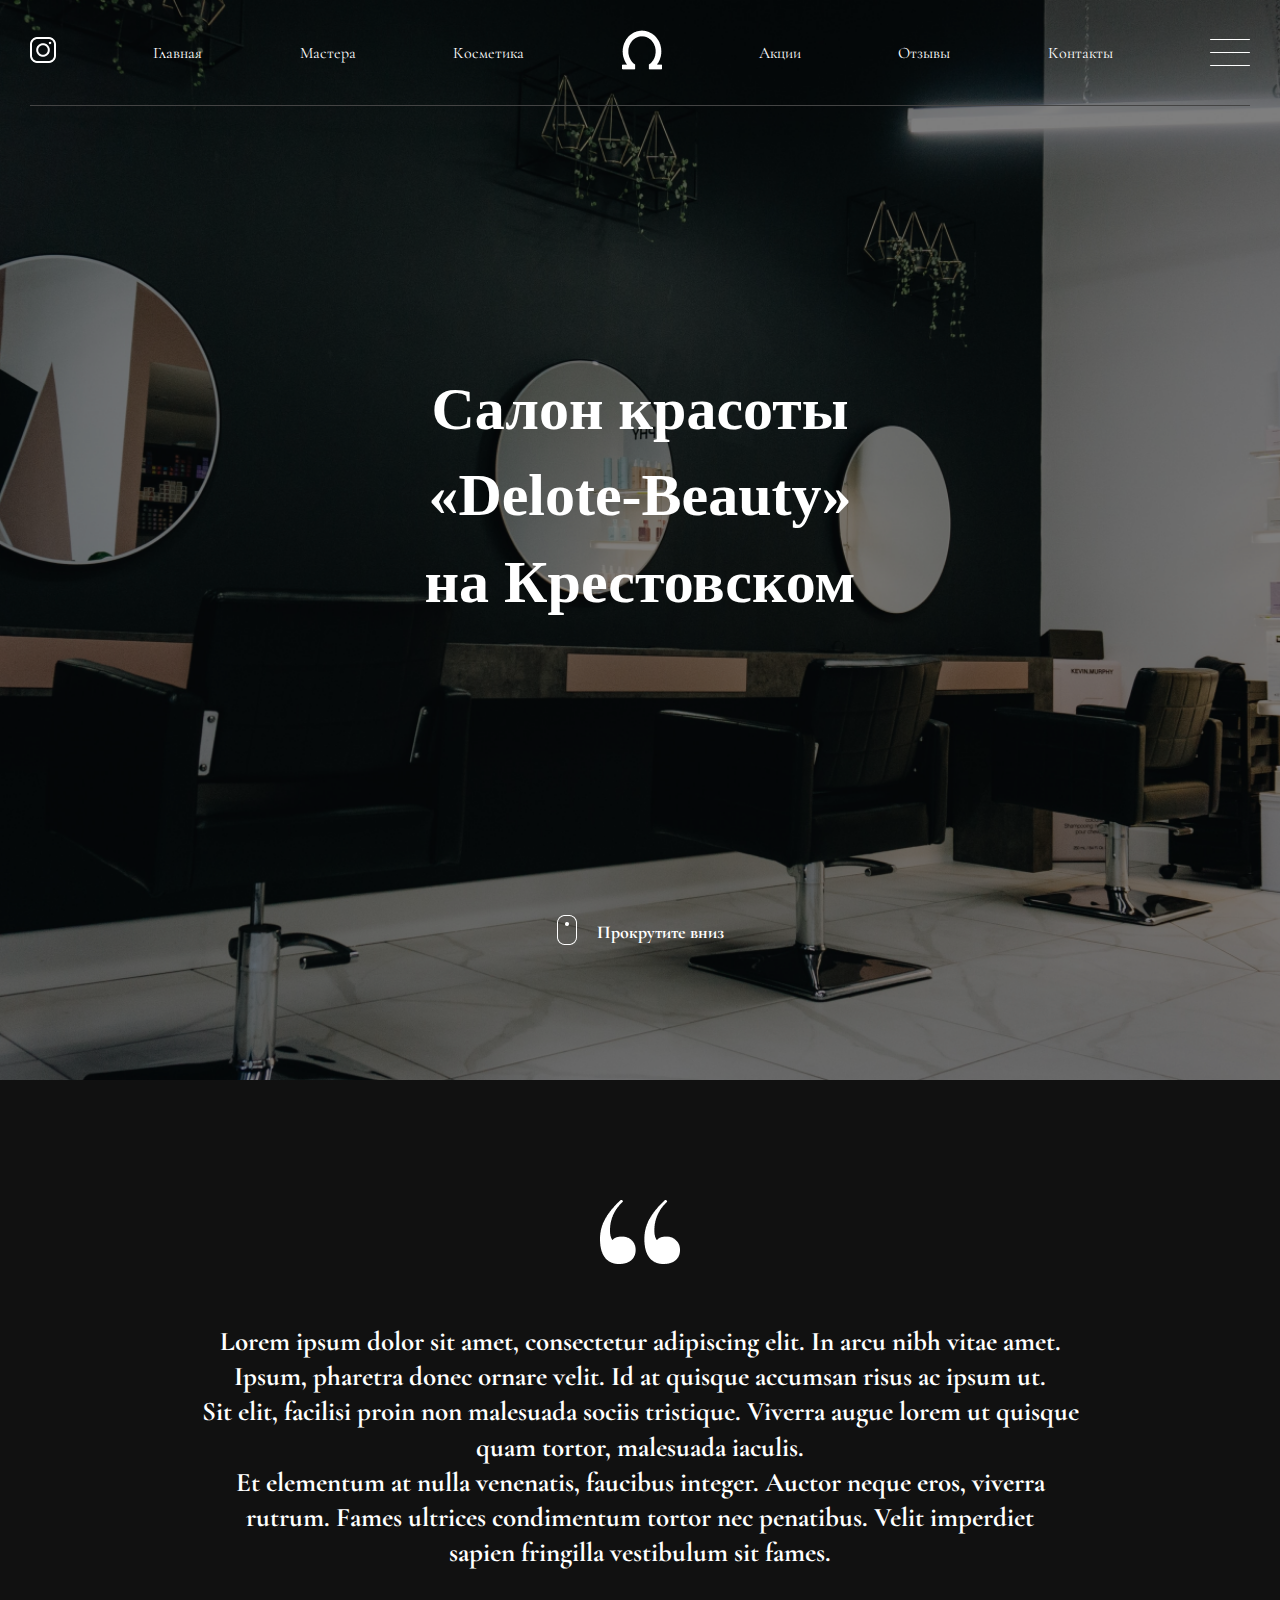
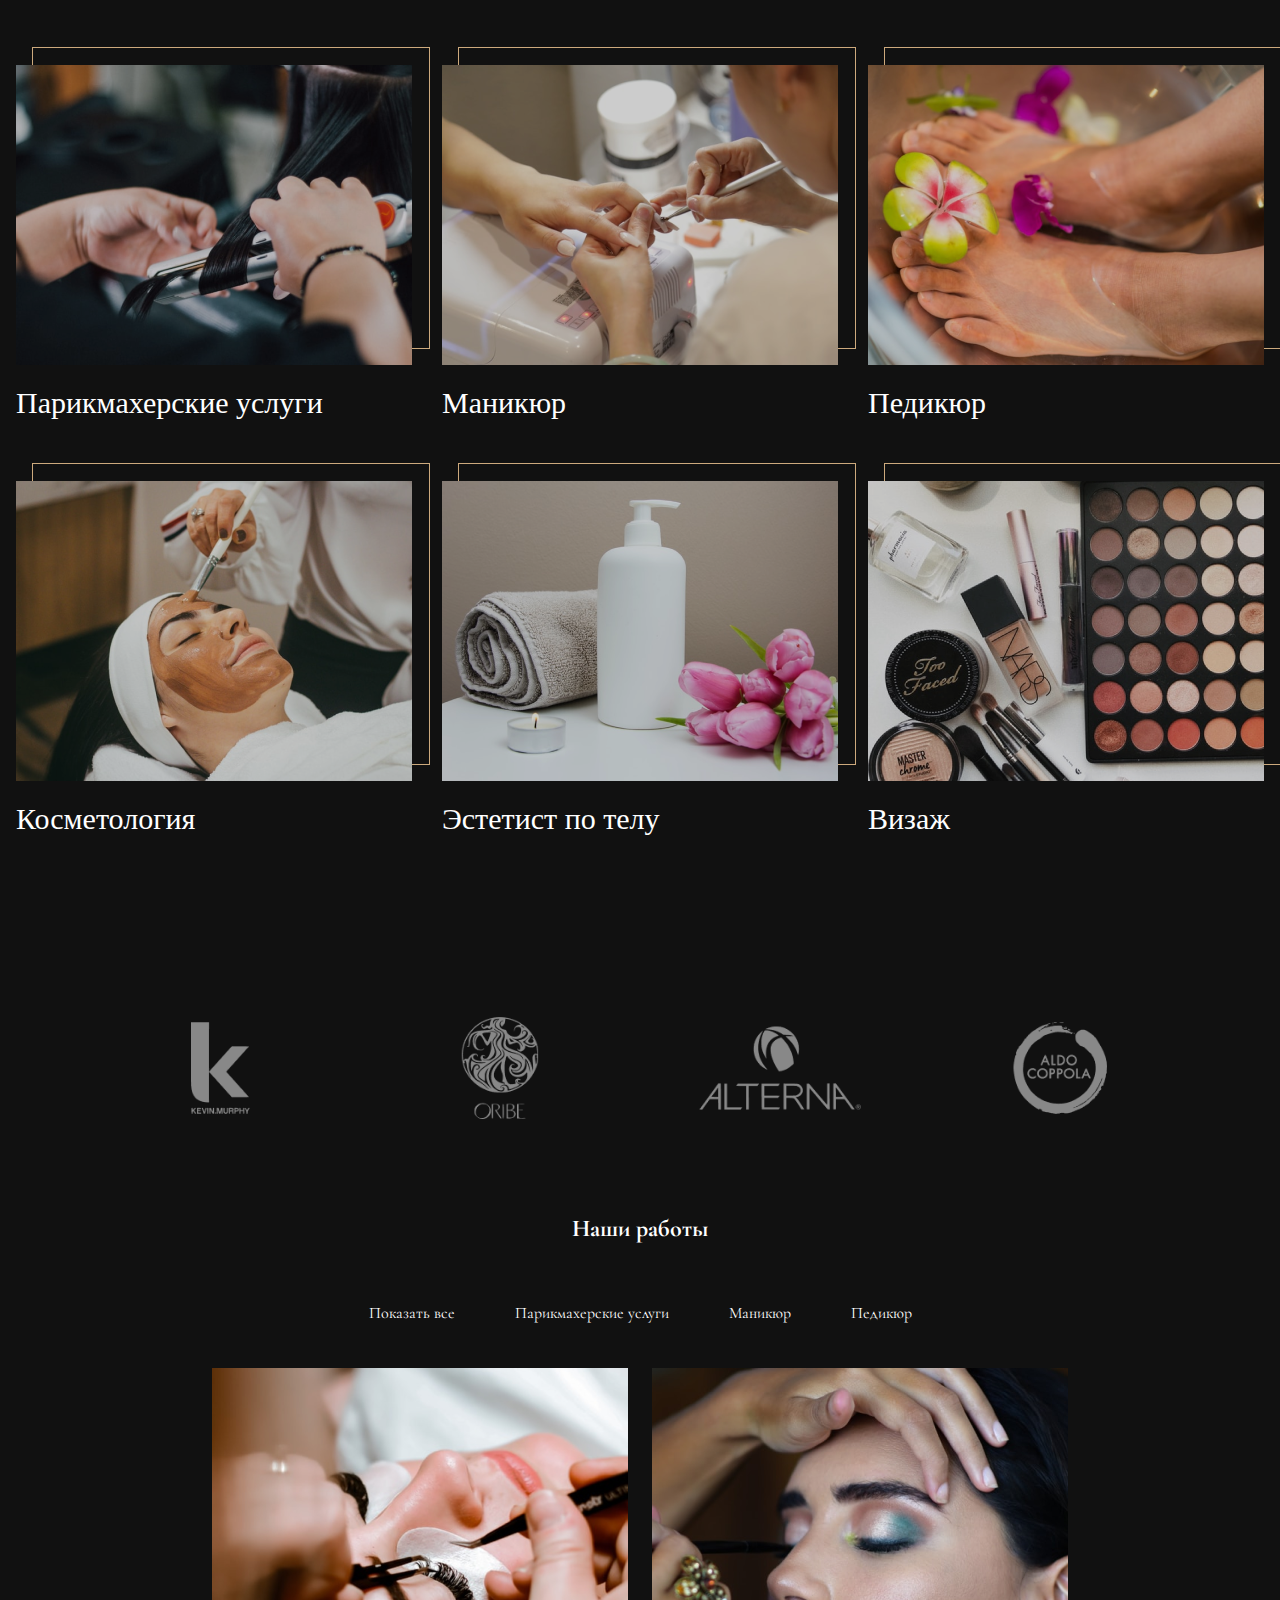
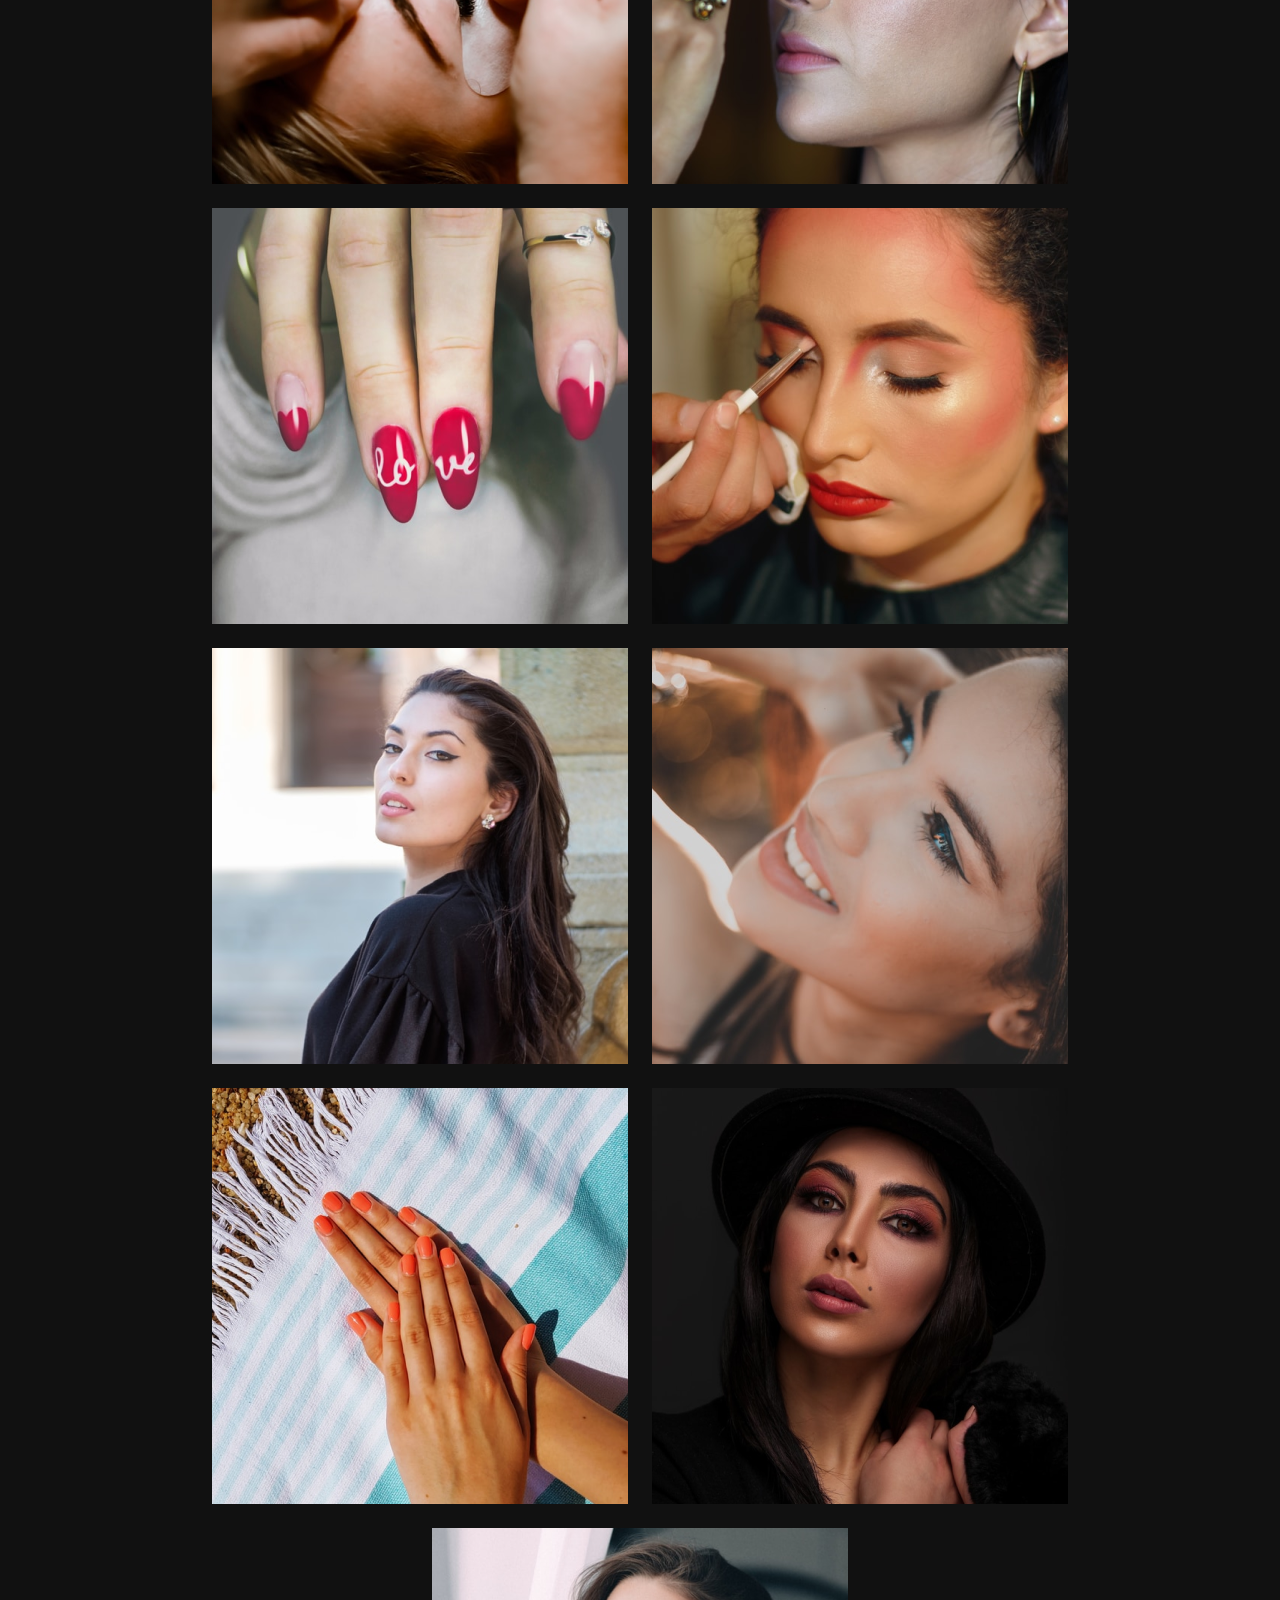
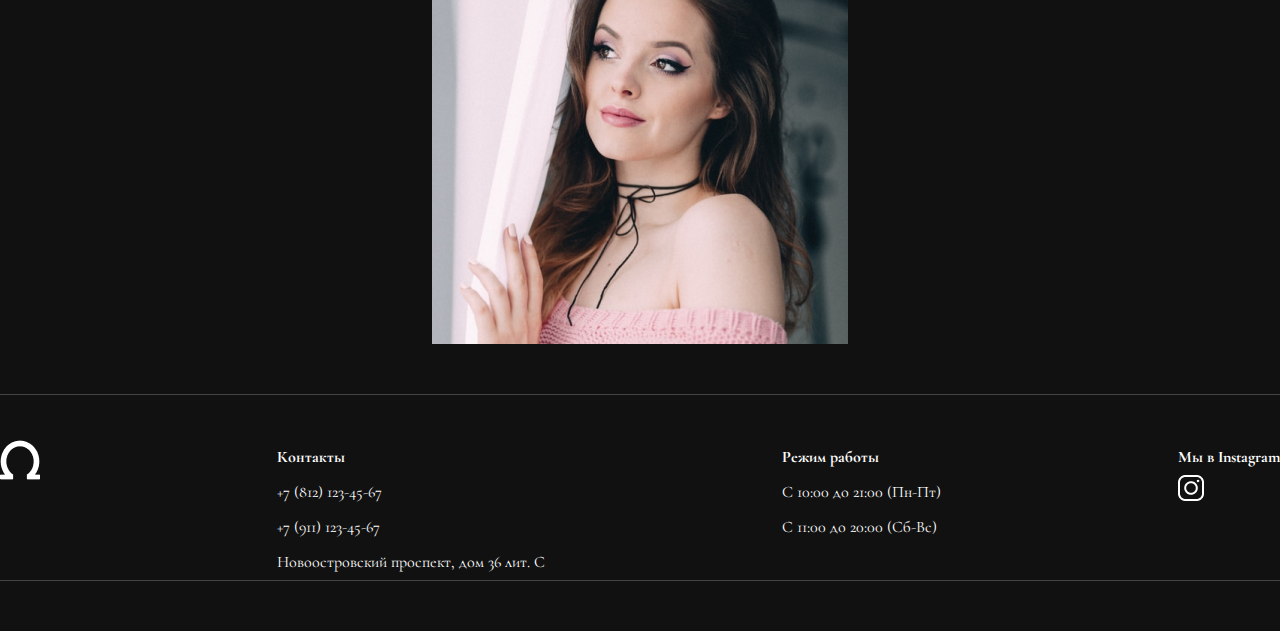
<file: index.html>
<!DOCTYPE html>
<html lang="en">
<head>
    <meta charset="UTF-8">
    <meta name="viewport" content="width=device-width, initial-scale=1.0">
    <title>Document</title>
    <link rel="stylesheet" href="style.css">
    <link rel="preconnect" href="https://fonts.googleapis.com">
    <link rel="preconnect" href="https://fonts.gstatic.com" crossorigin>
    <link href="https://fonts.googleapis.com/css2?family=Cormorant+Garamond:ital,wght@0,300;0,400;0,500;0,600;0,700;1,300;1,400;1,500;1,600;1,700&family=EB+Garamond:ital,wght@0,400..800;1,400..800&family=Lobster&display=swap" rel="stylesheet">
    <link rel="stylesheet" href="media.css">
</head>
<body>
    <header>
    <div class="container">
        <div class="navbar">
            <ul class="call">
                <li><img src="image/Group 2.png"></li>
                <li>Главная</li>
                <li><a href="master.html">Мастера</a></li>
                <li>Косметика</li>
                <li><img src="image/omega-sign-svgrepo-com 1.png"></li>
                <li><a href="price.html">Акции</a></li>
                <li>Отзывы</li>
                <li><a href="contacts.html">Контакты</a></li>
                <div class="burger-menu">           
                    <input type="checkbox" id="menu-toggle">
                    <label for="menu-toggle" class="burger-icon">
                        <div></div>
                        <div></div>
                        <div></div>      
                    </label>
                    <div class="menu-overlay">
                        <label for="menu-toggle" class="close-btn">✖</label>
                        <div class="menu-content">
                            
                                <p><a href="">Главная</a></p>
                                <p><a href="master.html">Мастера</a></p>
                                <p><a href="price.html">Акции</a></p>
                                <p><a href="contacts.html">Контакты</a></p>
                            
                            <p>Lorem ipsum dolor sit amet, consectetur adipiscing elit. Ipsum, adipiscing amet in egestas.</p>
                            <h3>Контакты</h3>
                            <p>+7 (812) 123-45-67<br>+7 (911) 123-45-67</p>
                            <p>Новоостровский проспект, дом 36 лит. С</p>
                            <h3>Режим работы</h3>
                            <p>С 10:00 до 21:00 (Пн-Пт)<br>С 11:00 до 20:00 (Сб-Вс)</p>
                            

                        </div>
                    </div>
                </div>
            </ul>
               
           
        </div>
        <div class="header__center">
            <h1>Салон красоты<br>
                «Delote-Beauty»<br>
                 на Крестовском</h1>
        </div>
        <div class="header__bottom">
            <a href="#scroll">
            <img src="image/Group 5.png" alt="gg"></a>
            <p>Прокрутите вниз</p>
        </div>
    </div>
</div>
    </header>
    <main>
        <section class="procedures">
            <div class="container">
                <div class="content">
                    <img src="image/“.png">
                </div>
                <div class="content__text">
                <p>Lorem ipsum dolor sit amet, consectetur adipiscing elit. In arcu nibh vitae amet. <br>Ipsum, pharetra donec ornare velit. Id at quisque accumsan risus ac ipsum ut. <br>Sit elit, facilisi proin non malesuada sociis tristique. Viverra augue lorem ut quisque<br> quam tortor, malesuada iaculis.</p> 
                <p>Et elementum at nulla venenatis, faucibus integer. Auctor neque eros, viverra<br> rutrum. Fames ultrices condimentum tortor nec penatibus. Velit imperdiet <br>sapien fringilla vestibulum sit fames.</p>  
               </div>
            
                <div class="beauty__img">
                <div class="beauty__cards">
                    <div class="beauty__img">
                        <div class="beautyCardImgBox">
                            <img src="image/unsplash_TnyHlxVnyhk.png" alt="">
                        </div>
                        <p>Парикмахерские услуги</p>
                    </div>
                    <div class="beauty__img">
                        <div class="beautyCardImgBox">
                            <img src="image/unsplash_gb6gtiTZKB8.png" alt="">
                        </div>
                        <p>Маникюр</p>
                    </div>
                    <div class="beauty__img">
                        <div class="beautyCardImgBox">
                          <img src="image/unsplash_qeuJczNo54w.png" alt="">
                        </div>
                        <p>Педикюр</p>
                    </div>
                    <div class="beauty__img">
                        <div class="beautyCardImgBox">
                           <img src="image/unsplash_Pe9IXUuC6QU.png" alt="">
                        </div>
                        <p>Косметология</p>
                    </div>
                    <div class="beauty__img">
                        <div class="beautyCardImgBox">
                          <img src="image/unsplash_VxAwTeiqDao.png" alt="">
                        </div>
                        <p>Эстетист по телу</p>
                    </div>
                    <div class="beauty__img">
                        <div class="beautyCardImgBox">
                          <img src="image/unsplash_FoeIOgztCXo.png" alt="">
                        </div>
                       <p>Визаж</p>
                    </div>
                    <div class="logos">
                        <img src="image/cosmetics.png">
                    </div>
                </div>    
            </div>
        </section>
        <section class="our__works">
        <div class="container">
            <h2>Наши работы</h2>
             <ul>
                <li><a href="">Показать все</a></li>
                <li><a href="">Парикмахерские услуги</a></li>
                <li><a href="">Маникюр</a></li>
                <li><a href="">Педикюр</a></li>
             </ul>
             <div class="img__main">
                <div class="works__img" id="scroll" >
                    <img src="image/work-9.png">
                   </div>
                   <div class="works__img">
                       <img src="image/work-6.png">
                   </div>
                    <div class="works__img">
                       <img src="image/work-3.png">
                    </div>
                    <div class="works__img">
                       <img src="image/work-8.png">
                    </div>
                    <div class="works__img">
                       <img src="image/work-5.png">
                   </div>
                    <div class="works__img">
                       <img src="image/work-2.png">
                    </div>
                    <div class="works__img">
                       <img src="image/work-7.png">
                    </div>
                    <div class="works__img">
                       <img src="image/work-4.png">
                    </div>
                   <div class="works__img">
                       <img src="image/work-1.png">
                   </div>
             </div>
             
        </div>
        </section>
        <footer>
            <div class="container">
                <hr>
                    <div class="footer__box">
                        <div class="footer">
                            <img src="image/omega-sign-svgrepo-com 1.png" alt="">
                        </div>
                        <div class="footer">
                            <h4>Контакты</h4>
                            <p>+7 (812) 123-45-67</p>
                            <p>+7 (911) 123-45-67</p>
                            <p>Новоостровский проспект, дом 36 лит. С</p>
                        </div>
                        <div class="footer">
                            <h4>Режим работы</h4>
                            <p>C 10:00 до 21:00 (Пн-Пт)</p>
                            <p>С 11:00 до 20:00 (Сб-Вс)</p>
                        </div>
                        <div class="footer">
                            <h4>Мы в Instagram</h4>
                            <img src="image/Group 2.png" alt="">
                        </div>
                    </div>
                <hr>
                </div>
            
            </div>
        </footer>
    </main>
</body>
</html>
</file>
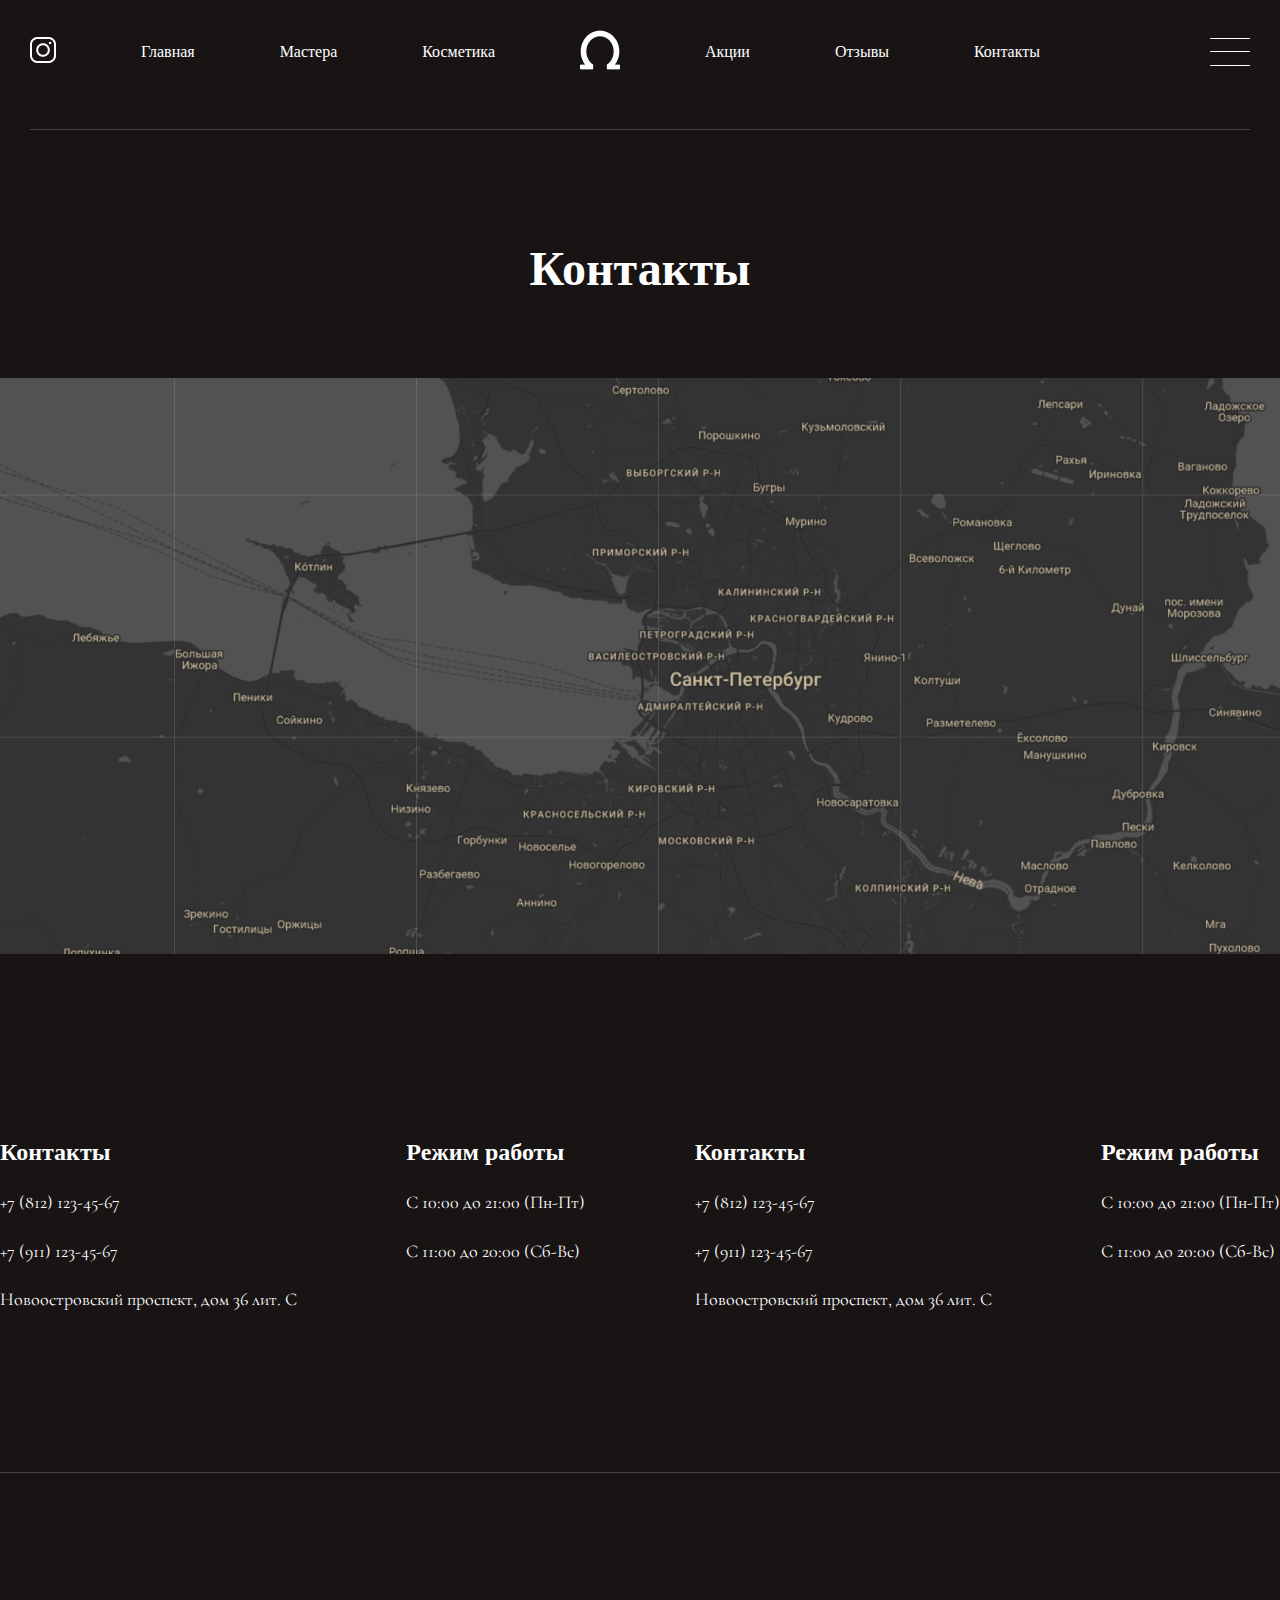
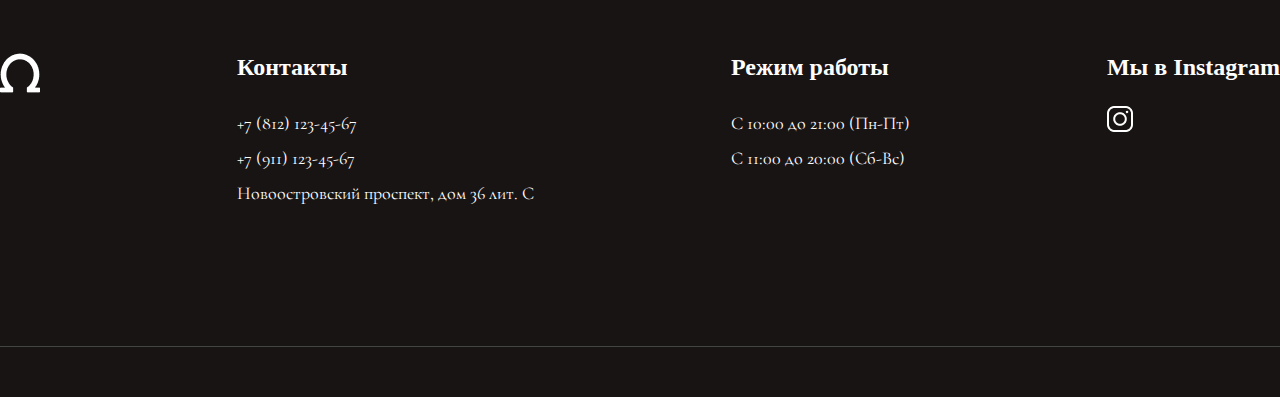
<file: contacts.html>
<!DOCTYPE html>
<html lang="en">
<head>
    <meta charset="UTF-8">
    <meta name="viewport" content="width=device-width, initial-scale=1.0">
    <title>Document</title>
    <link rel="stylesheet" href="contacts.css">
    <link rel="preconnect" href="https://fonts.googleapis.com">
    <link rel="preconnect" href="https://fonts.gstatic.com" crossorigin>
    <link href="https://fonts.googleapis.com/css2?family=Cormorant+Garamond:ital,wght@0,300;0,400;0,500;0,600;0,700;1,300;1,400;1,500;1,600;1,700&family=EB+Garamond:ital,wght@0,400..800;1,400..800&family=Lobster&display=swap" rel="stylesheet">
</head>
<body>
    <header>
        <div class="container">
            <div class="navbar">
            <ul>
                <li><img src="image/Group 2.png"></li>
                <li><a href="index.html">Главная</a></li>
                <li><a href="master.html">Мастера</a></li>
                <li>Косметика</li>
                <li><img src="image/omega-sign-svgrepo-com 1.png"></li>
                <li><a href="price.html">Акции</a></li>
                <li>Отзывы</li>
                <li>Контакты</li>
                <div class="burger-menu"></div>
                    <input type="checkbox" id="menu-toggle">
                    <label for="menu-toggle" class="burger-icon">
                        <div></div>
                        <div></div>
                        <div></div>
                    </label>
                    <div class="menu-overlay">
                        <label for="menu-toggle" class="close-btn">✖</label>
                        <div class="menu-content">
                            <p>Lorem ipsum dolor sit amet, consectetur adipiscing elit. Ipsum, adipiscing amet in egestas.</p>
                            <h3>Контакты</h3>
                            <p>+7 (812) 123-45-67<br>+7 (911) 123-45-67</p>
                            <p>Новоостровский проспект, дом 36 лит. С</p>
                            <h3>Режим работы</h3>
                            <p>С 10:00 до 21:00 (Пн-Пт)<br>С 11:00 до 20:00 (Сб-Вс)</p>
                        </div>
                    </div>
                </div>
            </ul> 
            </div>
        </div>
    </div>
        </header>
        <main>
            <div class="container">
                <section class="contacts">
                    <h2>Контакты</h2>
                <img src="img__contacts/Rectangle 40.png" alt="">
                <div class="contacts__box">
                    <div class="boxes">
                        <h4>Контакты</h4>
                        <p>+7 (812) 123-45-67</p>
                        <p>+7 (911) 123-45-67</p>
                        <p>Новоостровский проспект, дом 36 лит. С</p>
                    </div>
                    
                    <div class="boxes">
                        <h4>Режим работы</h4>
                        <p>C 10:00 до 21:00 (Пн-Пт)</p>
                        <p>С 11:00 до 20:00 (Сб-Вс)</p>
                    </div>
                    <div class="boxes">
                        <h4>Контакты</h4>
                        <p>+7 (812) 123-45-67</p>
                        <p>+7 (911) 123-45-67</p>
                        <p>Новоостровский проспект, дом 36 лит. С</p>
                    </div>
                    <div class="boxes">
                        <h4>Режим работы</h4>
                        <p>C 10:00 до 21:00 (Пн-Пт)</p>
                        <p>С 11:00 до 20:00 (Сб-Вс)</p>
                    </div>
                </div>
                </section>
            </div>
        </main>
        <footer>
            <div class="container">
                <hr>
                <div class="footer__box">
                    <div class="footer">
                        <img src="image/omega-sign-svgrepo-com 1.png" alt="">
                    </div>
                    
                    <div class="footer">
                        <h4>Контакты</h4>
                        <p>+7 (812) 123-45-67</p>
                        <p>+7 (911) 123-45-67</p>
                        <p>Новоостровский проспект, дом 36 лит. С</p>
                    </div>
                    <div class="footer">
                        <h4>Режим работы</h4>
                        <p>C 10:00 до 21:00 (Пн-Пт)</p>
                        <p>С 11:00 до 20:00 (Сб-Вс)</p>
                    </div>
                    <div class="footer">
                        <h4>Мы в Instagram</h4>
                        <img src="image/Group 2.png" alt="">
                    </div>
                </div>
                <hr>
            </div>
            
        </footer>
</body>
</file>
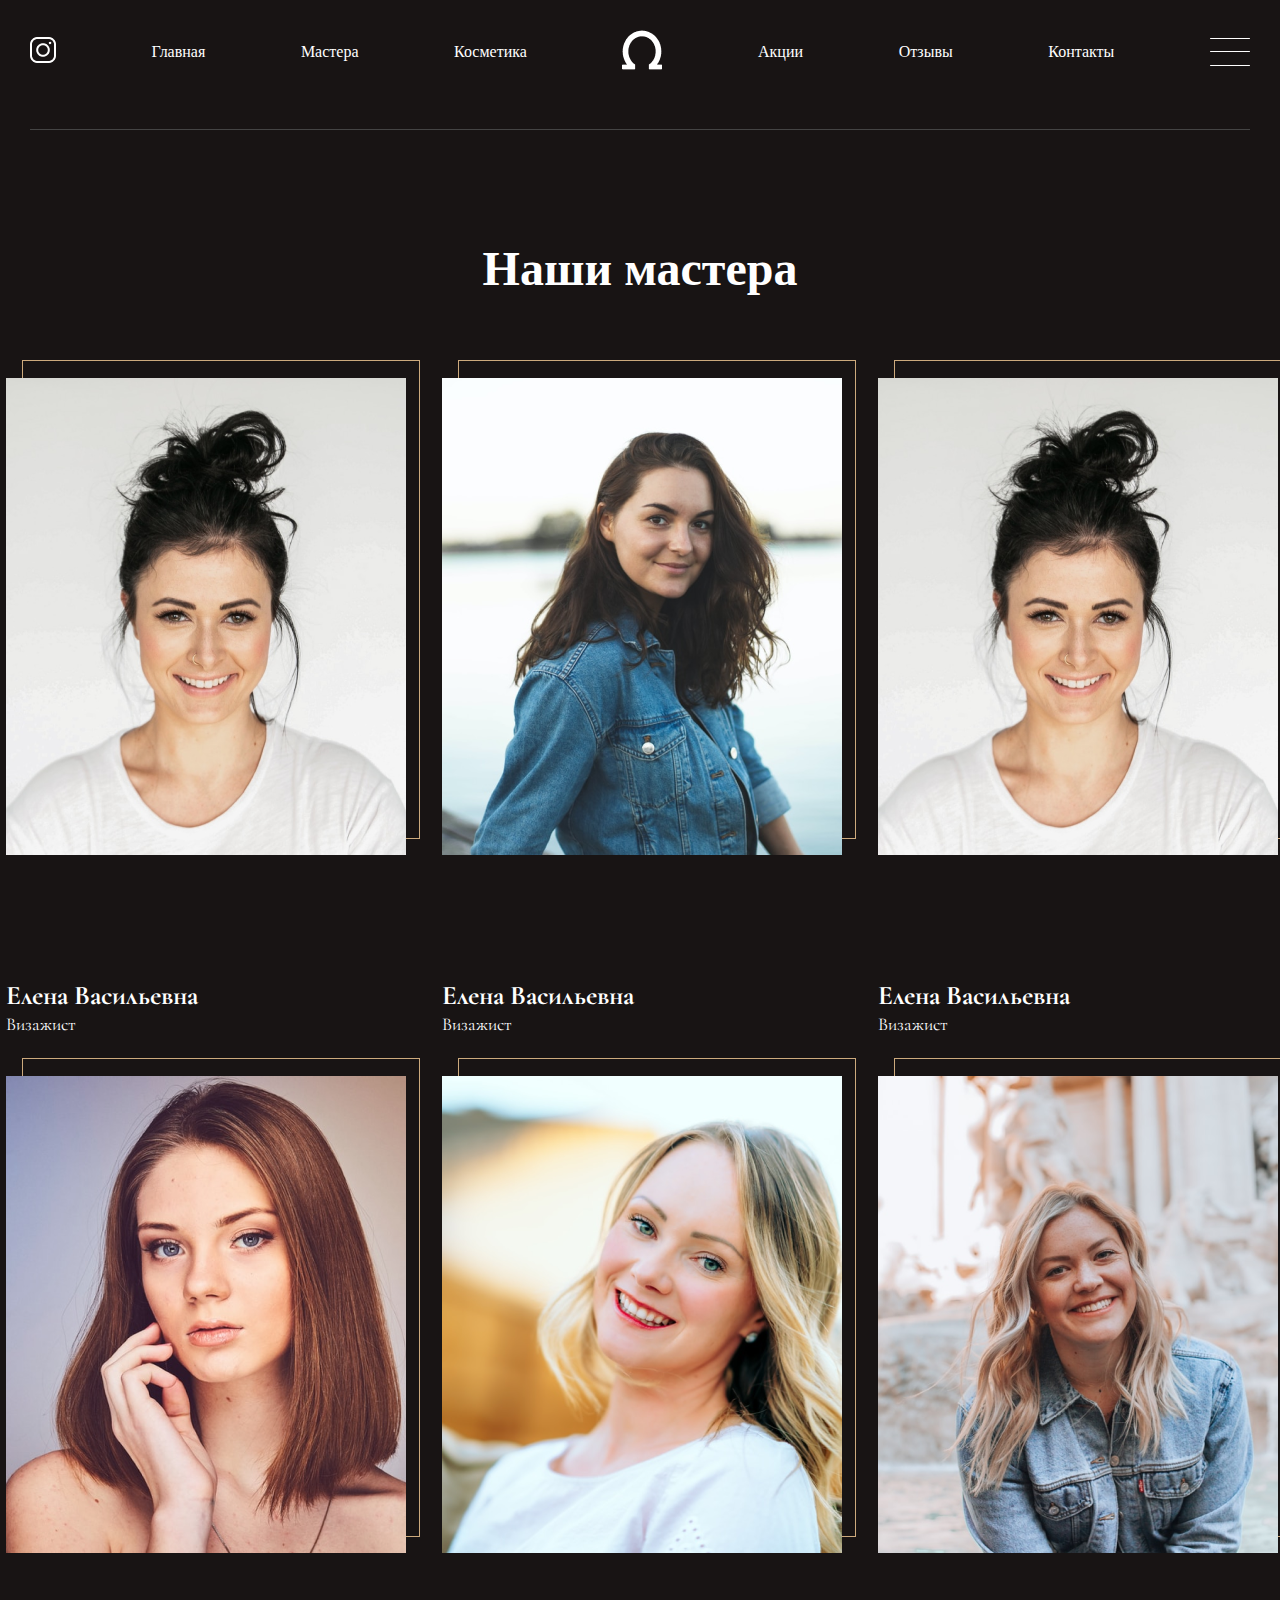
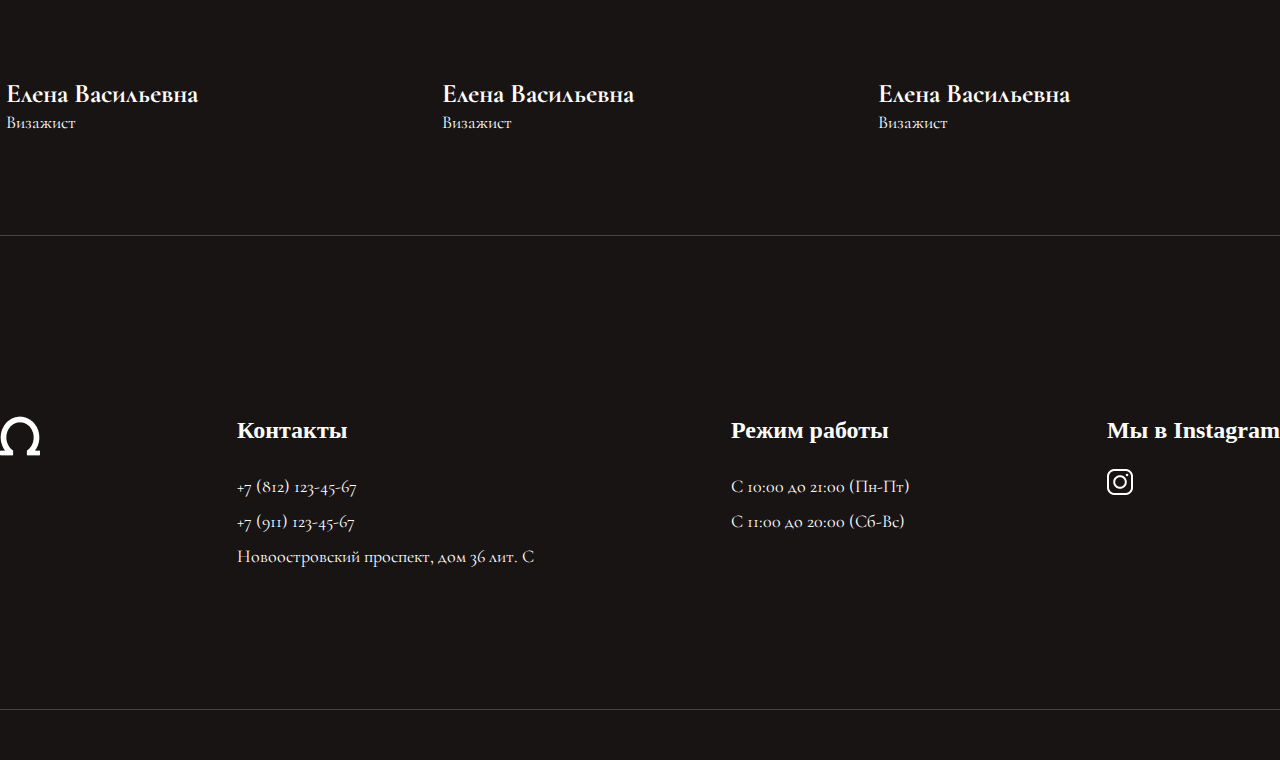
<file: master.html>
<!DOCTYPE html>
<html lang="en">
<head>
    <meta charset="UTF-8">
    <meta name="viewport" content="width=device-width, initial-scale=1.0">
    <title>Document</title>
    <link rel="stylesheet" href="master.css">
    <link rel="preconnect" href="https://fonts.googleapis.com">
    <link rel="preconnect" href="https://fonts.gstatic.com" crossorigin>
    <link href="https://fonts.googleapis.com/css2?family=Cormorant+Garamond:ital,wght@0,300;0,400;0,500;0,600;0,700;1,300;1,400;1,500;1,600;1,700&family=EB+Garamond:ital,wght@0,400..800;1,400..800&family=Lobster&display=swap" rel="stylesheet">
</head>
<body>
    <header>
    <div class="container">
    <div class="navbar">
        <ul>
            <li><img src="image/Group 2.png"></li>
            <li><a href="index.html">Главная</a></li>
            <li>Мастера</li>
            <li>Косметика</li>
            <li><img src="image/omega-sign-svgrepo-com 1.png"></li>
            <li><a href="price.html">Акции</a></li>
            <li>Отзывы</li>
            <li><a href="contacts.html">Контакты</a></li>
            <div class="burger-menu">
                <input type="checkbox" id="menu-toggle">
                <label for="menu-toggle" class="burger-icon">
                    <div></div>
                    <div></div>
                    <div></div>
                </label>
                <div class="menu-overlay">
                    <label for="menu-toggle" class="close-btn">✖</label>
                    <div class="menu-content">
                        <p>Lorem ipsum dolor sit amet, consectetur adipiscing elit. Ipsum, adipiscing amet in egestas.</p>
                        <h3>Контакты</h3>
                        <p>+7 (812) 123-45-67<br>+7 (911) 123-45-67</p>
                        <p>Новоостровский проспект, дом 36 лит. С</p>
                        <h3>Режим работы</h3>
                        <p>С 10:00 до 21:00 (Пн-Пт)<br>С 11:00 до 20:00 (Сб-Вс)</p>
                    </div>
                </div>
            </div>
        </ul>
    </div>
    </div>
</div>
    </header>
    <main>
        <div class="container">
            <h2>Наши мастера</h2>
            <div class="masters__box">
                <div class="masters">
                    <div class="beautyCardImgBox">
                      <img src="img__master/unsplash_IF9TK5Uy-KI.png" alt="">
                    </div>
                    <h5>Елена Васильевна</h5>
                    <p>Визажист</p>
                </div> <div class="masters">
                    <div class="beautyCardImgBox">
                    <img src="img__master/unsplash_RBerxXPnZPE.png" alt="">
                </div>
                    <h5>Елена Васильевна</h5>
                    <p>Визажист</p>
                </div>
                <div class="masters">
                    <div class="beautyCardImgBox">
                    <img src="img__master/unsplash_IF9TK5Uy-KI.png" alt="">
                </div>
                    <h5>Елена Васильевна</h5>
                    <p>Визажист</p>
                </div>
                <div class="masters">
                    <div class="beautyCardImgBox">
                    <img src="img__master/unsplash_sLGYaQ_stMM.png" alt="">
                </div>
                    <h5>Елена Васильевна</h5>
                    <p>Визажист</p>
                </div>
                <div class="masters">
                    <div class="beautyCardImgBox">
                    <img src="img__master/unsplash_52fj00DaOPA.png" alt="">
                </div>
                    <h5>Елена Васильевна</h5>
                    <p>Визажист</p>
                </div>
                <div class="masters">
                    <div class="beautyCardImgBox">
                    <img src="img__master/unsplash_TSZo17r3m0s.png" alt="">
                </div>
                    <h5>Елена Васильевна</h5>
                    <p>Визажист</p>
                </div>
            </div>
        </div>
    </main>
    <footer>
        <div class="container">
            <hr>
            <div class="footer__box">
                <div class="footer">
                    <img src="image/omega-sign-svgrepo-com 1.png" alt="">
                </div>
                
                <div class="footer">
                    <h4>Контакты</h4>
                    <p>+7 (812) 123-45-67</p>
                    <p>+7 (911) 123-45-67</p>
                    <p>Новоостровский проспект, дом 36 лит. С</p>
                </div>
                <div class="footer">
                    <h4>Режим работы</h4>
                    <p>C 10:00 до 21:00 (Пн-Пт)</p>
                    <p>С 11:00 до 20:00 (Сб-Вс)</p>
                </div>
                <div class="footer">
                    <h4>Мы в Instagram</h4>
                    <img src="image/Group 2.png" alt="">
                </div>
            </div>
            <hr>
        </div>
    </footer>
</file>
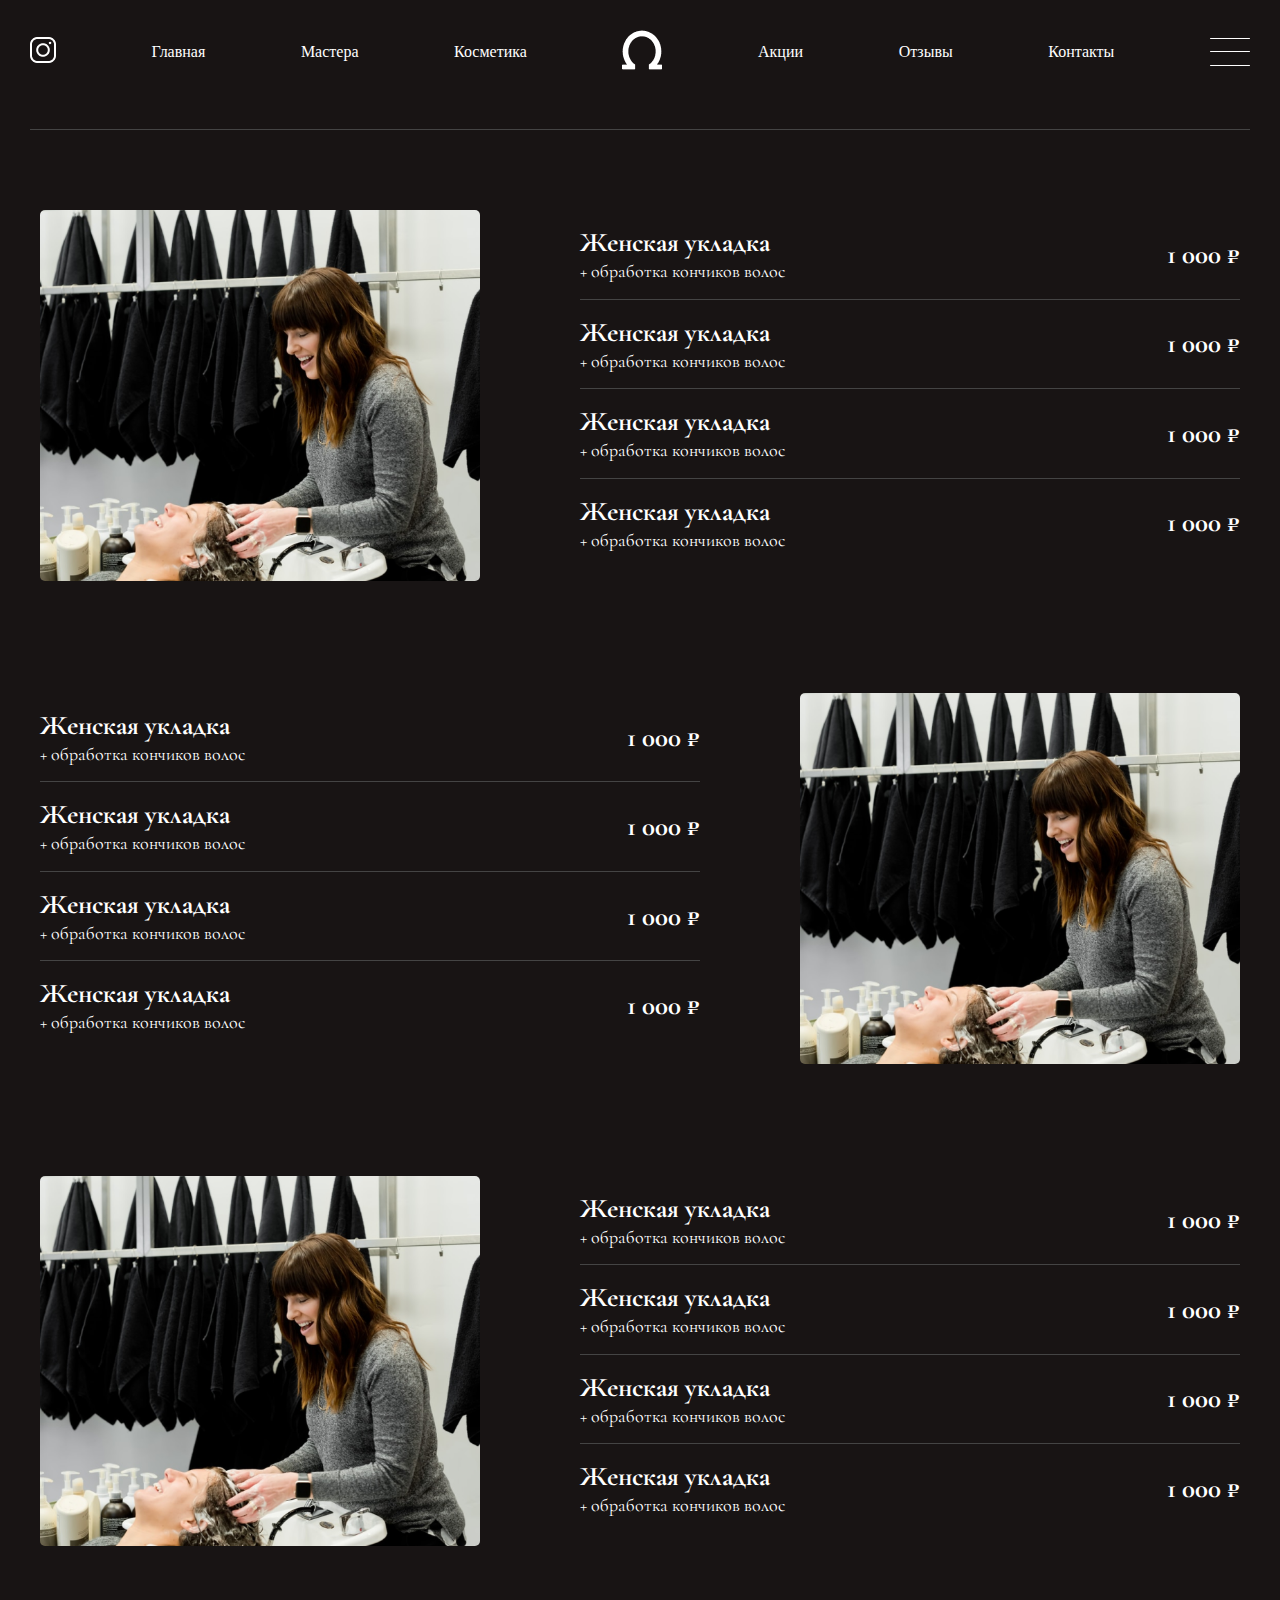
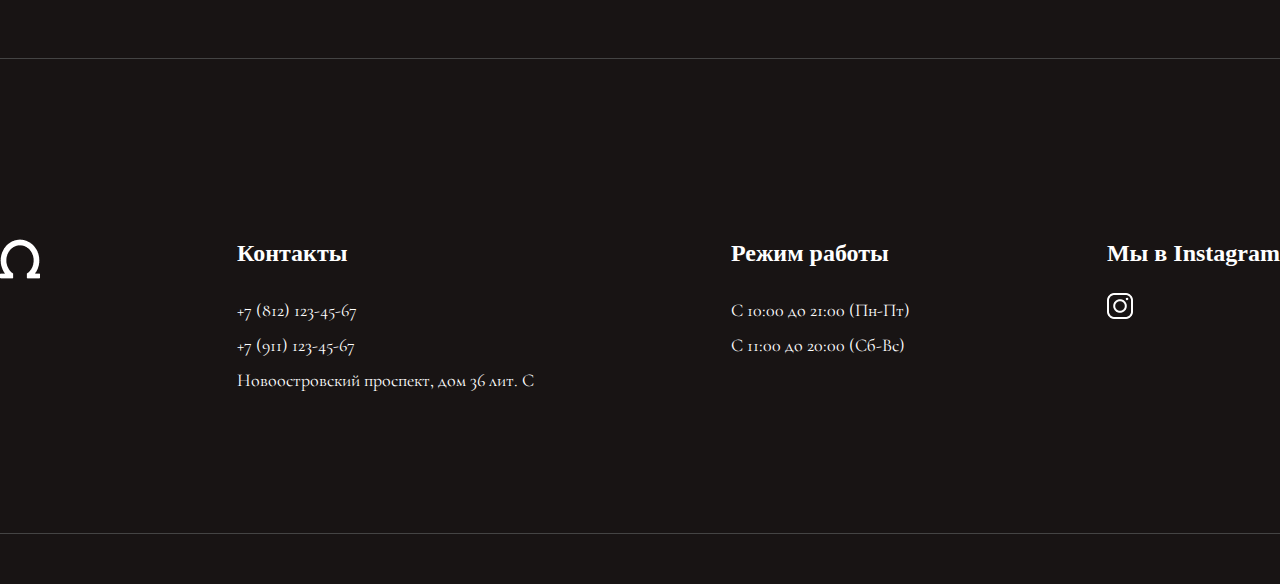
<file: price.html>
<!DOCTYPE html>
<html lang="en">
<head>
    <meta charset="UTF-8">
    <meta name="viewport" content="width=device-width, initial-scale=1.0">
    <title>Document</title>
    <link rel="stylesheet" href="price.css">
    <link rel="preconnect" href="https://fonts.googleapis.com">
    <link rel="preconnect" href="https://fonts.gstatic.com" crossorigin>
    <link href="https://fonts.googleapis.com/css2?family=Cormorant+Garamond:ital,wght@0,300;0,400;0,500;0,600;0,700;1,300;1,400;1,500;1,600;1,700&family=EB+Garamond:ital,wght@0,400..800;1,400..800&family=Lobster&display=swap" rel="stylesheet">
</head>
<body>
    <header>
    <div class="container">
        <div class="navbar">
        <ul>
            <li><img src="image/Group 2.png"></li>
            <li><a href="index.html">Главная</a></li>
            <li><a href="master.html">Мастера</a></li>
            <li>Косметика</li>
            <li><img src="image/omega-sign-svgrepo-com 1.png"></li>
            <li>Акции</li>
            <li>Отзывы</li>
            <li><a href="contacts.html">Контакты</a></li>
            <div class="burger-menu">
                <input type="checkbox" id="menu-toggle">
                <label for="menu-toggle" class="burger-icon">
                    <div></div>
                    <div></div>
                    <div></div>
                </label>
                <div class="menu-overlay">
                    <label for="menu-toggle" class="close-btn">✖</label>
                    <div class="menu-content">
                        <p>Lorem ipsum dolor sit amet, consectetur adipiscing elit. Ipsum, adipiscing amet in egestas.</p>
                        <h3>Контакты</h3>
                        <p>+7 (812) 123-45-67<br>+7 (911) 123-45-67</p>
                        <p>Новоостровский проспект, дом 36 лит. С</p>
                        <h3>Режим работы</h3>
                        <p>С 10:00 до 21:00 (Пн-Пт)<br>С 11:00 до 20:00 (Сб-Вс)</p>
                    </div>
                </div>
            </div>
        </ul>
        </div>
    </div>
</div>
    </header>
    <main>
        <section class="price">
            <div class="container">
                <div class="row">
                    <div class="image">
                        <img src="img__price/image.png" alt="Женская укладка">
                    </div>
                    <div class="service__list">
                        <div class="service__item">
                            <div class="service__text">
                                <h2>Женская укладка</h2>
                                <p>+ обработка кончиков волос</p>
                            </div>
                            <div class="service__price">1 000 ₽</div>
                        </div>
                        <hr>
                        <div class="service__item">
                            <div class="service__text">
                                <h2>Женская укладка</h2>
                                <p>+ обработка кончиков волос</p>
                            </div>
                            <div class="service__price">1 000 ₽</div>
                        </div>
                        <hr>
                        <div class="service__item">
                            <div class="service__text">
                                <h2>Женская укладка</h2>
                                <p>+ обработка кончиков волос</p>
                            </div>
                            <div class="service__price">1 000 ₽</div>
                        </div>
                        <hr>
                        <div class="service__item">
                            <div class="service__text">
                                <h2>Женская укладка</h2>
                                <p>+ обработка кончиков волос</p>
                            </div>
                            <div class="service__price">1 000 ₽</div>
                        </div>
                    </div>
                </div>
                <div class="row">
                    <div class="service__list">
                        <div class="service__item">
                            <div class="service__text">
                                <h2>Женская укладка</h2>
                                <p>+ обработка кончиков волос</p>
                            </div>
                            <div class="service__price">1 000 ₽</div>
                        </div>
                        <hr>
                        <div class="service__item">
                            <div class="service__text">
                                <h2>Женская укладка</h2>
                                <p>+ обработка кончиков волос</p>
                            </div>
                            <div class="service__price">1 000 ₽</div>
                        </div>
                        <hr>
                        <div class="service__item">
                            <div class="service__text">
                                <h2>Женская укладка</h2>
                                <p>+ обработка кончиков волос</p>
                            </div>
                            <div class="service__price">1 000 ₽</div>
                        </div>
                        <hr>
                        <div class="service__item">
                            <div class="service__text">
                                <h2>Женская укладка</h2>
                                <p>+ обработка кончиков волос</p>
                            </div>
                            <div class="service__price">1 000 ₽</div>
                        </div>
                    </div>
                    <div class="image">
                        <img src="img__price/image.png" alt="Женская укладка">
                    </div>
                </div>
                <div class="row">
                    <div class="image">
                        <img src="img__price/image.png" alt="Женская укладка">
                    </div>
                    <div class="service__list">
                        <div class="service__item">
                            <div class="service__text">
                                <h2>Женская укладка</h2>
                                <p>+ обработка кончиков волос</p>
                            </div>
                            <div class="service__price">1 000 ₽</div>
                        </div>
                        <hr>
                        <div class="service__item">
                            <div class="service__text">
                                <h2>Женская укладка</h2>
                                <p>+ обработка кончиков волос</p>
                            </div>
                            <div class="service__price">1 000 ₽</div>
                        </div>
                        <hr>
                        <div class="service__item">
                            <div class="service__text">
                                <h2>Женская укладка</h2>
                                <p>+ обработка кончиков волос</p>
                            </div>
                            <div class="service__price">1 000 ₽</div>
                        </div>
                        <hr>
                        <div class="service__item">
                            <div class="service__text">
                                <h2>Женская укладка</h2>
                                <p>+ обработка кончиков волос</p>
                            </div>
                            <div class="service__price">1 000 ₽</div>
                        </div>
                    </div>
                </div>
            </div>
        </section>
    </main>
    <footer>
        <div class="container">
            <hr>
            <div class="footer__box">
                <div class="footer">
                    <img src="image/omega-sign-svgrepo-com 1.png" alt="">
                </div>
                
                <div class="footer">
                    <h4>Контакты</h4>
                    <p>+7 (812) 123-45-67</p>
                    <p>+7 (911) 123-45-67</p>
                    <p>Новоостровский проспект, дом 36 лит. С</p>
                </div>
                <div class="footer">
                    <h4>Режим работы</h4>
                    <p>C 10:00 до 21:00 (Пн-Пт)</p>
                    <p>С 11:00 до 20:00 (Сб-Вс)</p>
                </div>
                <div class="footer">
                    <h4>Мы в Instagram</h4>
                    <img src="image/Group 2.png" alt="">
                </div>
            </div>
            <hr>
        </div>
        
    </footer>
</main>
</body>
</file>
<file: style.css>
*{
    font-family: "Cormorant Garamond";
    margin: 0;
    padding: 0;
    box-sizing: border-box;
    list-style: none;
}
html{
    scroll-behavior: smooth;
}
.container{
    max-width: 1296px;
    margin: 0 auto;
}
body{
    background-color: #111111;
    color: white;
}
.navbar{
    border-bottom: 1px #444 solid;
    padding-bottom: 30px;
}
header{
    background: url(image/bgc.png)center/cover no-repeat;
    color: white;
    padding: 30px;
}
header ul{
    display: flex;
    justify-content: space-between;
    align-items: center;
}
.header__center h1{
    font-family: Garamond;
    font-size: 60px;
    font-weight: 600;
    line-height: 86.4px;
    text-align: center;
    margin-top: 260px;
    margin-bottom: 290px;
    
}
.header__bottom{
    display: flex;
    justify-content: center;
    align-items: center;
    column-gap: 20px;
    padding-bottom: 100px;
}
.header__bottom p{
    font-family: "Cormorant Garamond";
    font-size: 18px;
    font-weight: 700;
    line-height: 25.2px;
    text-align: center;
}
.burger-menu {
    
    top: 0;
    right: 0;
   z-index: 1000;
}

.burger-icon {
    width: 40px;
    height: 40px;
    display: flex;
    flex-direction: column;
    justify-content: space-around;
    align-items: center;
    cursor: pointer;
}

.burger-icon div {
    width: 40px;
    height: 1px;
    background-color: white;
    border-radius: 5px;
}

#menu-toggle {
    display: none;
}

.menu-overlay {
    position: absolute;
    top: 0;
    right: 0;
    width: 20%;
    height: 1083px;
    background-color: black;
    color: white;
    display: none;
    flex-direction: column;
    justify-content: center;
    align-items: center;
    padding: 20px;
}

#menu-toggle:checked + .burger-icon + .menu-overlay {
    display: flex;
}

.menu-content {
    text-align: left;
    max-width: 400px;
}
.menu-content ul{
    font-family: "Cormorant Garamond";
    font-size: 18px;
    font-weight: 600;
    line-height: 23.4px;
    text-align: left;
    margin-bottom: 100px;
}
.menu-content p{
    font-family: "Cormorant Garamond";
    font-size: 18px;
    font-weight: 400;
    line-height: 30px;
    text-align: left;
    margin-bottom: 40px;
}
.menu-content h3{
    font-family: "Garamond";
    font-size: 24px;
    font-weight: 700;
    line-height: 28.8px;
    text-align: left;
    margin-bottom: 25px;
}

.close-btn {
    position: absolute;
    top: 20px;
    right: 300px;
    background: none;
    color: white;
    border: none;
    font-size: 24px;
    cursor: pointer;
}
.content{
    display: flex;
    justify-content: center;
    align-items: center;
    padding-top: 120px;
    margin-bottom: 60px;
}
.content__text p{
    font-family: "Cormorant Garamond";
    font-size: 27px;
    font-weight: 700;
    line-height: 35.1px;
    text-align: center;
}
.content__text{
    margin-bottom: 95px;
}
.beauty__cards{
    display: flex;
    justify-content: center;
    flex-wrap: wrap;
    gap: 30px;
}
.beautyCardImgBox{
    width: 396px;
    height: 300px;
    position: relative;  
}
.beautyCardImgBox::before{
    content: '';
    width: 396px;
    height: 300px;
    display: block;
    position: absolute;
    top: -18px;
    right: -18px;
    border: 1px solid #CDAA7D;
    z-index: -1;
}
.beauty__img{
    margin-bottom: 30px;
    gap: 60px;
}
.beauty__img p{
    font-family: Garamond;
    font-size: 30px;
    font-weight: 400;
    line-height: 36px;
    text-align: left;
    margin-top: 20px;
}
.logos{
    margin-top: 110px;
}
.our__works a{
    color: white;
    text-decoration: none;
}
.our__works a:hover{
    color: #cdaa7d;
}
.our__works h2{
    display: flex;
    justify-content: center;
    padding-bottom: 60px;
    padding-top: 50px;
}
.our__works ul{
    display: flex;
    align-items: center;
    justify-content: center;
    padding-bottom: 45px;
    column-gap: 60px;
}
.img__main{
    display: flex;
    flex-wrap: wrap;
    gap: 24px;
}
.works__img{
    width: 416px;
    height: 416px;
}
.footer__box{
    font-family: Garamond;
    display: flex;
    justify-content: space-between;
    padding-top: 45px;
    line-height: 35px;
}
.footer__box p{
    font-family: "Cormorant Garamond";
}
a{
    text-decoration: none;
    color: white;
}
a:hover{
    color: #CDAA7D;
}
hr {
    border: none;
    border-top: 1px solid #444;
    margin: 0;
}
footer{
    margin-bottom: 50px;
    margin-top: 50px;
}
</file>
<file: media.css>
@media(max-width:1295px){  
    .img__main{
       justify-content: center; 
    }
    .logos img{
        width: 1100px;
    }

}
@media(max-width:1258px){
    .img__main{
        justify-content: center;
    }
    .logos img{
        width: 1100px;
    }
    .beautyCardImgBox{
       width: 400px;
    }
}
@media(max-width:1033px){
    .logos img{
        width: 1000px;
    }
    .header__center h1{
        font-family: Garamond;
        font-size: 40px;
        font-weight: 400;
        line-height: 70px;
        text-align: center;
        margin-top: 260px;
        margin-bottom: 290px;
    }
    .content__text p{
        font-family: "Cormorant Garamond";
        font-size: 20px;
        font-weight: 300;
        line-height: 25px;
        text-align: center;
    }
    .beauty__img p{
        font-family: Garamond;
        font-size: 20px;
        font-weight: 100;
        line-height: 36px;
        text-align: left;
        margin-top: 20px;
    }
}
@media(max-width:900px){
    .content__text{
        text-align: center;
    }
    .logos img{
        width: 800px;
    }
    .header__center h1{
        font-family: Garamond;
        font-size: 40px;
        font-weight: 400;
        line-height: 70px;
        text-align: center;
        margin-top: 260px;
        margin-bottom: 290px;
    }
    .content__text p{
        font-family: "Cormorant Garamond";
        font-size: 20px;
        font-weight: 300;
        line-height: 25px;
        text-align: center;
    }
    .beauty__img p{
        font-family: Garamond;
        font-size: 20px;
        font-weight: 100;
        line-height: 36px;
        text-align: left;
        margin-top: 20px;
    }
}
@media(max-width:821px){
    .content__text{
        text-align: center;
    }
    .logos img{
        width: 700px;
    }
    .header__center h1{
        font-family: Garamond;
        font-size: 40px;
        font-weight: 400;
        line-height: 70px;
        text-align: center;
        margin-top: 260px;
        margin-bottom: 290px;
    }
    .content__text p{
        font-family: "Cormorant Garamond";
        font-size: 20px;
        font-weight: 300;
        line-height: 25px;
        text-align: center;
    }
    .beauty__img p{
        font-family: Garamond;
        font-size: 20px;
        font-weight: 100;
        line-height: 36px;
        text-align: left;
        margin-top: 20px;
    }
}
@media(max-width:700px){
    .navbar .call li{
        display: none;
    }
    a:hover{
        color: #CDAA7D;
    }
   
    .logos img{
        width: 500px;
    }
    .footer__box{
        flex-direction: column;
        text-align: center;
        line-height: 50px;
    }
    .menu-content {
        text-align: left;
        max-width: 400px;
    }
    .menu-content ul{
        font-family: "Cormorant Garamond";
        font-size: 14px;
        font-weight: 300;
        line-height: 23.4px;
        text-align: left;
        margin-bottom: 100px;
    }
    .menu-content p{
        font-family: "Cormorant Garamond";
        font-size: 14px;
        font-weight: 300;
        line-height: 20px;
        text-align: left;
        margin-bottom: 80px;
    }
    .menu-content h3{
        font-family: "Garamond";
        font-size: 18px;
        font-weight: 300;
        line-height: 20px;
        text-align: left;
        margin-bottom: 20px;
    }
    .menu-overlay {
        position: absolute;
        top: 0;
        right: 0;
        width: 30%;
        height: 1083px;
        background-color: black;
        color: white;
        display: none;
        flex-direction: column;
        justify-content: center;
        align-items: center;
        padding: 20px;
    }
    .close-btn {
        position: absolute;
        top: 20px;
        right: 80px;
        background: none;
        color: white;
        border: none;
        font-size: 24px;
        cursor: pointer;
    }
    .menu-content ul{
        font-family: "Cormorant Garamond";
        font-size: 18px;
        font-weight: 600;
        line-height: 23.4px;
        text-align: left;
        margin-bottom: 100px;
    }
}

@media(max-width:430px){
    .navbar .call li{
        display: none;
    }
    .logos img{
        width: 400px;
        display: flex;
        justify-content: center;
    }
    a:hover{
        color: #CDAA7D;
    }
    .beauty__cards p{
        text-align: center;
    }
    .content__text p{
        font-family: "Cormorant Garamond";
        font-size: 14px;
        font-weight: 200;
        line-height: 20px;
        text-align: center;
    }
    .our__works ul {
        column-gap: 25px;
    }
    .beautyCardImgBox{
        width: 396px;
        height: 300px;
    }
    .beautyCardImgBox img{
        width: 396px;
        height: 300px;
    }
    .beautyCardImgBox p{
        text-align: center;
    }
    .works__img {
        width: 300px;
        height: 300px;
        display: flex;
        justify-content: center;
    }
    .our__works ul a{
        display: flex;
        align-items: center;
        justify-content: center;
        padding-bottom: 45px;
        column-gap: 60px;
        font-size: 14px;
}
.menu-content {
    text-align: left;
    max-width: 400px;
}
.menu-content ul{
    font-family: "Cormorant Garamond";
    font-size: 14px;
    font-weight: 300;
    line-height: 23.4px;
    text-align: left;
    margin-bottom: 100px;
}
.menu-content p{
    font-family: "Cormorant Garamond";
    font-size: 14px;
    font-weight: 300;
    line-height: 20px;
    text-align: left;
    margin-bottom: 80px;
}
.menu-content h3{
    font-family: "Garamond";
    font-size: 18px;
    font-weight: 300;
    line-height: 20px;
    text-align: left;
    margin-bottom: 20px;
}
.menu-overlay {
    position: absolute;
    top: 0;
    right: 0;
    width: 30%;
    height: 1083px;
    background-color: black;
    color: white;
    display: none;
    flex-direction: column;
    justify-content: center;
    align-items: center;
    padding: 20px;
}
.close-btn {
    position: absolute;
    top: 20px;
    right: 80px;
    background: none;
    color: white;
    border: none;
    font-size: 24px;
    cursor: pointer;
}
.menu-content ul{
    font-family: "Cormorant Garamond";
    font-size: 18px;
    font-weight: 600;
    line-height: 23.4px;
    text-align: left;
    margin-bottom: 100px;
}
}
</file>
<file: contacts.css>
*{
    margin:0;
    padding: 0;
    box-sizing: border-box;
    list-style: none;
}
body{
    background-color: #181414;
    color: white;
}
.navbar{
    border-bottom: 1px #444 solid;
    padding-bottom: 30px;
}
a{
    text-decoration: none;
    color: white;
}
a:hover{
    color: #CDAA7D;
}
.container{
    max-width: 1296px;
    margin: 0 auto;
}
header{
    color: white;
    padding: 30px;
}

header ul{
    display: flex;
    justify-content: space-between;
    align-items: center;
    margin-bottom: 25px;
}
.burger-menu {
    top: 0;
    right: 0;
    z-index: 1000;
}

.burger-icon {
    width: 40px;
    height: 40px;
    display: flex;
    flex-direction: column;
    justify-content: space-around;
    align-items: center;
    cursor: pointer;
}

.burger-icon div {
    width: 40px;
    height: 1px;
    background-color: white;
    border-radius: 5px;
}

#menu-toggle {
    display: none;
}

.menu-overlay {
    position: absolute;
    top: 0;
    right: 0;
    width: 20%;
    height: 1083px;
    background-color: black;
    color: white;
    display: none;
    flex-direction: column;
    justify-content: center;
    align-items: center;
    padding: 20px;
}

#menu-toggle:checked + .burger-icon + .menu-overlay {
    display: flex;
}

.menu-content {
    text-align: left;
    max-width: 400px;
}
.menu-content p{
    font-family: "Cormorant Garamond";
    font-size: 18px;
    font-weight: 400;
    line-height: 30px;
    text-align: left;
    margin-bottom: 80px;
}
.menu-content h3{
    font-family: "Garamond";
    font-size: 24px;
    font-weight: 700;
    line-height: 28.8px;
    text-align: left;
    margin-bottom: 25px;
}

.close-btn {
    position: absolute;
    top: 20px;
    right: 300px;
    background: none;
    color: white;
    border: none;
    font-size: 24px;
    cursor: pointer;
}
.contacts h2{
    font-family: "Garamond";
    font-size: 48px;
    font-weight: 700;
    line-height: 57.6px;
    text-align: center;
    margin-top: 80px;
    margin-bottom: 80px;
}
.contacts__box{
    display: flex;
    justify-content: space-between;
    margin-top: 180px;
    margin-bottom: 135px;
}
.boxes h4{
    font-family: "Garamond";
    font-size: 24px;
    font-weight: 700;
    line-height: 28.8px;
    text-align: left;
    margin-bottom: 25px;
}
.boxes p{
    font-family: "Cormorant Garamond";
    font-size: 18px;
    font-weight: 400;
    line-height: 23.4px;
    text-align: left;
    margin-bottom: 25px;
}
.footer__box{
    display: flex;
    justify-content: space-between;
    margin-top: 180px;
    margin-bottom: 135px;
    }
.footer h4{
    font-family: "Garamond";
    font-size: 24px;
    font-weight: 700;
    line-height: 28.8px;
    text-align: left;
    margin-bottom: 25px;
    
}
.footer p{
    font-family: "Cormorant Garamond";
    font-size: 18px;
    font-weight: 400;
    line-height: 35px;
    text-align: left;    
}
hr {
    border: none;
    border-top: 1px solid #444;
    margin: 0;
}
footer{
    margin-bottom: 50px;
}
</file>
<file: master.css>
*{
    margin:0;
    padding: 0;
    box-sizing: border-box;
    list-style: none;
}
body{
    background-color: #181414;
    color: white;
}
.navbar{
    border-bottom: 1px #444 solid;
    padding-bottom: 30px;
}
a{
    text-decoration: none;
    color: white;
}
a:hover{
    color: #CDAA7D;
}
.container{
    max-width: 1296px;
    margin: 0 auto;
}
header{
    color: white;
    padding: 30px;
}
header ul{
    display: flex;
    justify-content: space-between;
    align-items: center;
    margin-bottom: 25px;
}
.burger-menu {
    top: 0;
    right: 0;
    z-index: 1000;
}

.burger-icon {
    width: 40px;
    height: 40px;
    display: flex;
    flex-direction: column;
    justify-content: space-around;
    align-items: center;
    cursor: pointer;
}

.burger-icon div {
    width: 40px;
    height: 1px;
    background-color: white;
    border-radius: 5px;
}

#menu-toggle {
    display: none;
}
.menu-overlay {
    position: absolute;
    top: 0;
    right: 0;
    width: 20%;
    height: 1083px;
    background-color: black;
    color: white;
    display: none;
    flex-direction: column;
    justify-content: center;
    align-items: center;
    padding: 20px;
}

#menu-toggle:checked + .burger-icon + .menu-overlay {
    display: flex;
}

.menu-content {
    text-align: left;
    max-width: 400px;
}
.menu-content p{
    font-family: "Cormorant Garamond";
    font-size: 18px;
    font-weight: 400;
    line-height: 30px;
    text-align: left;
    margin-bottom: 80px;
}
.menu-content h3{
    font-family: "Garamond";
    font-size: 24px;
    font-weight: 700;
    line-height: 28.8px;
    text-align: left;
    margin-bottom: 25px;
}
.close-btn {
    position: absolute;
    top: 20px;
    right: 300px;
    background: none;
    color: white;
    border: none;
    font-size: 24px;
    cursor: pointer;
}
.beautyCardImgBox{
    width: 396px;
    height: 300px;
    position: relative;  
    margin-bottom: 300px;
}
.beautyCardImgBox::before{
    content: '';
    width: 396px;
    height: 477px;
    display: block;
    position: absolute;
    top: -18px;
    right: -18px;
    border: 1px solid #CDAA7D;
    z-index: -1;
}
.masters img{
    width: 400px;
    height: 477px;
}
.masters__box{
    display: flex;
    justify-content: center;
    flex-wrap: wrap;
    gap: 40px;
    margin-bottom: 100px;
}
.masters h5{
    font-family: "Cormorant Garamond";
    font-size: 27px;
    font-weight: 700;
    line-height: 35.1px;
    text-align: left;
}
.masters p{
    font-family: "Cormorant Garamond";
    font-size: 18px;
    font-weight: 400;
    line-height: 23.4px;
    text-align: left;
}
h2{
    font-family: "Garamond";
    font-size: 48px;
    font-weight: 700;
    line-height: 57.6px;
    text-align: center;
    margin-top: 80px;
    margin-bottom: 80px;
}
.footer__box{
    display: flex;
    justify-content: space-between;
    margin-top: 180px;
    margin-bottom: 135px;
}
.footer h4{
    font-family: "Garamond";
    font-size: 24px;
    font-weight: 700;
    line-height: 28.8px;
    text-align: left;
    margin-bottom: 25px;
}
.footer p{
    font-family: "Cormorant Garamond";
    font-size: 18px;
    font-weight: 400;
    line-height: 35px;
    text-align: left;
}
hr {
    border: none;
    border-top: 1px solid #444;
    margin: 0;
}
footer{
    margin-bottom: 50px;
}
</file>
<file: price.css>
*{
    margin:0;
    padding: 0;
    box-sizing: border-box;
    list-style: none;
}
body{
    background-color: #181414;
    color: white;
}
.navbar{
    border-bottom: 1px #444 solid;
    padding-bottom: 30px;
}
a{
    text-decoration: none;
    color: white;
}
a:hover{
    color: #CDAA7D;
}
.container{
    max-width: 1296px;
    margin: 0 auto;
}
header{
    color: white;
    padding: 30px;
}

header ul{
    display: flex;
    justify-content: space-between;
    align-items: center;
    margin-bottom: 25px;
}
.burger-menu {
    top: 0;
    right: 0;
    z-index: 1000;
}

.burger-icon {
    width: 40px;
    height: 40px;
    display: flex;
    flex-direction: column;
    justify-content: space-around;
    align-items: center;
    cursor: pointer;
}

.burger-icon div {
    width: 40px;
    height: 1px;
    background-color: white;
    border-radius: 5px;
}

#menu-toggle {
    display: none;
}

.menu-overlay {
    position: absolute;
    top: 0;
    right: 0;
    width: 20%;
    height: 1083px;
    background-color: black;
    color: white;
    display: none;
    flex-direction: column;
    justify-content: center;
    align-items: center;
    padding: 20px;
}

#menu-toggle:checked + .burger-icon + .menu-overlay {
    display: flex;
}

.menu-content {
    text-align: left;
    max-width: 400px;
}
.menu-content p{
    font-family: "Cormorant Garamond";
    font-size: 18px;
    font-weight: 400;
    line-height: 30px;
    text-align: left;
    margin-bottom: 80px;
}
.menu-content h3{
    font-family: "Garamond";
    font-size: 24px;
    font-weight: 700;
    line-height: 28.8px;
    text-align: left;
    margin-bottom: 25px;
}

.close-btn {
    position: absolute;
    top: 20px;
    right: 300px;
    background: none;
    color: white;
    border: none;
    font-size: 24px;
    cursor: pointer;
}
.row {
    display: flex; 
    align-items: flex-start;
    justify-content: space-between;
    gap: 30px; 
    max-width: 1200px;
    margin: 50px auto;
    margin-bottom: 112px;
    flex-wrap: wrap;
    gap: 100px;
}
.image {
    flex: 1; 
    max-width: 50%;
}

.image img {
    width: 100%;
    height: auto;
    border-radius: 5px;
    display: block;
}
.service__list {
    flex: 1.5; 
}

.service__item {
    display: flex;
    justify-content: space-between;
    align-items: center;
    padding: 15px 0;
}

h2 {
    margin: 0;
    font-size: 24px;
    font-family: "Cormorant Garamond";
    font-size: 27px;
    font-weight: 700;
    line-height: 35.1px;
    text-align: left;
}

p {
    font-family: "Cormorant Garamond";
    font-size: 18px;
    font-weight: 400;
    line-height: 23.4px;
    text-align: left;
    }

.service__price {
    font-family: "Cormorant Garamond";
    font-size: 27px;
    font-weight: 700;
    line-height: 35.1px;
    text-align: right;
}

hr {
    border: none;
    border-top: 1px solid #444;
    margin: 0;
}
.footer__box{
    display: flex;
    justify-content: space-between;
    margin-top: 180px;
    margin-bottom: 135px;
}
.footer h4{
    font-family: "Garamond";
    font-size: 24px;
    font-weight: 700;
    line-height: 28.8px;
    text-align: left;
    margin-bottom: 25px;
    
}
.footer p{
    font-family: "Cormorant Garamond";
    font-size: 18px;
    font-weight: 400;
    line-height: 35px;
    text-align: left;
    
}
footer{
    margin-bottom: 50px;
}
</file>
